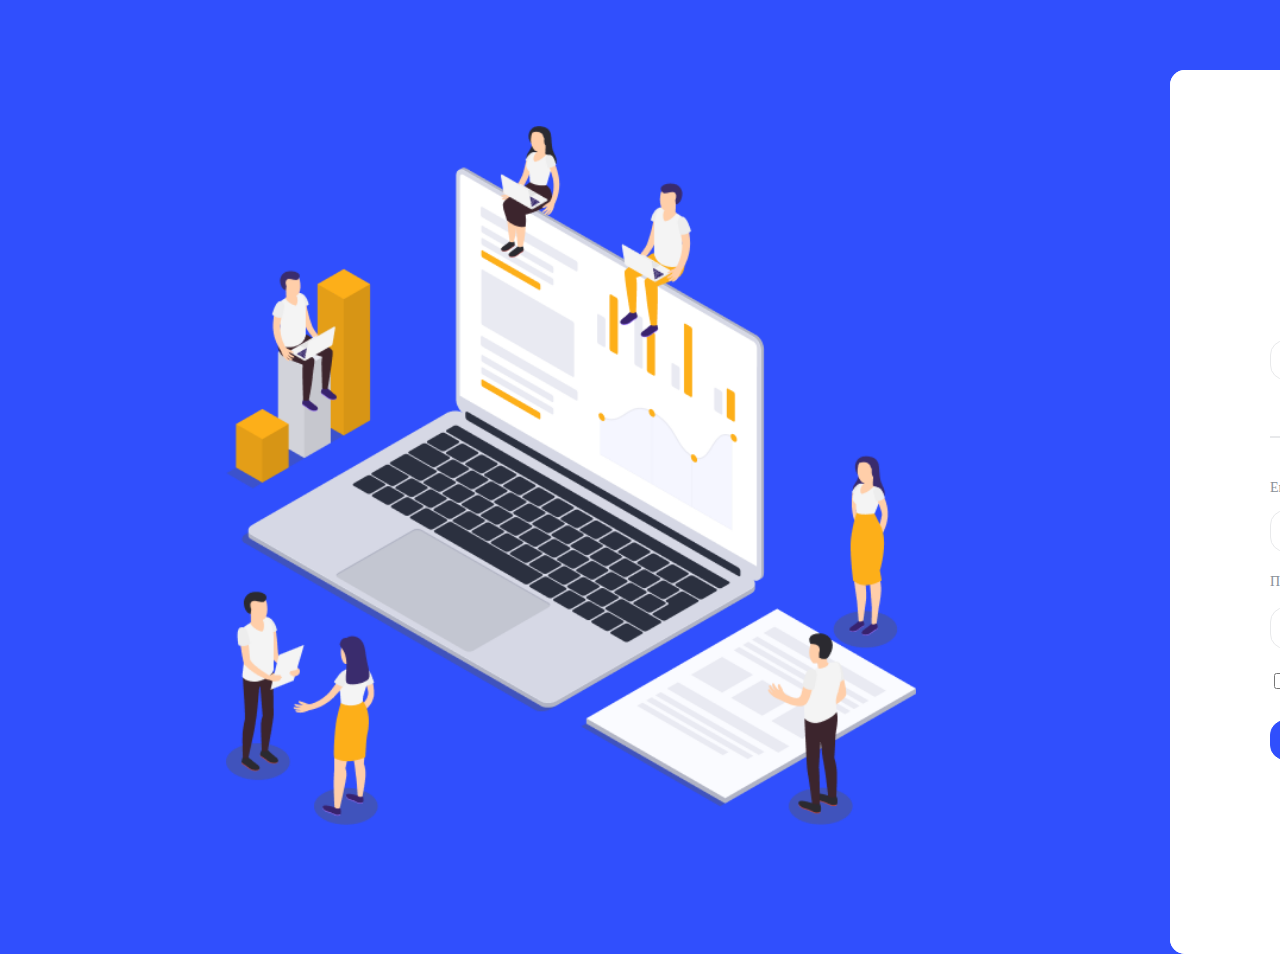
<file: кр/html/index.html>
<!DOCTYPE html>
<html lang="en">
<head>
    <meta charset="UTF-8">
    <meta http-equiv="X-UA-Compatible" content="IE=edge">
    <meta name="viewport" content="width=device-width, initial-scale=1.0">
    <title>Авторизация</title>
    <link rel="stylesheet" href="../css/styleIndex.css">
</head>
<body>
    <img class="imgIllustr" src="../images/Illustration.png" alt="Illustration">
    <div class="Container">
        <h4>Авторизация</h4>
        <button class="btnGoogle">
            <img class="imgGoogle" src="../images/google-icon.png">
            Войти через Google
        </button>
        <div class="ContTextEmail">
            <p class="txte">или через электронную почту </p>
        </div>
        <p class="textEmail">Email</p>
        <input class="inputEmail" type="text">
        <p class="textPassword">Пароль</p>
        <input class="inputPassword" type="password">
        <input class="cbRemember" type="checkbox">
        <p class="textRemember">Запомнить меня</p> 
        <a href="../html/recovery.html" class="textRecovery">Забыли пароль?</a>
        <button class="btnEnter">Войти</button>
        <p class="textNoAccount">Еще нет аккаунта?</p>
        <a href="../html/registration.html" class="textRegistration">Зарегистрироваться</a>
    </div>


</body>
</html>
</file>
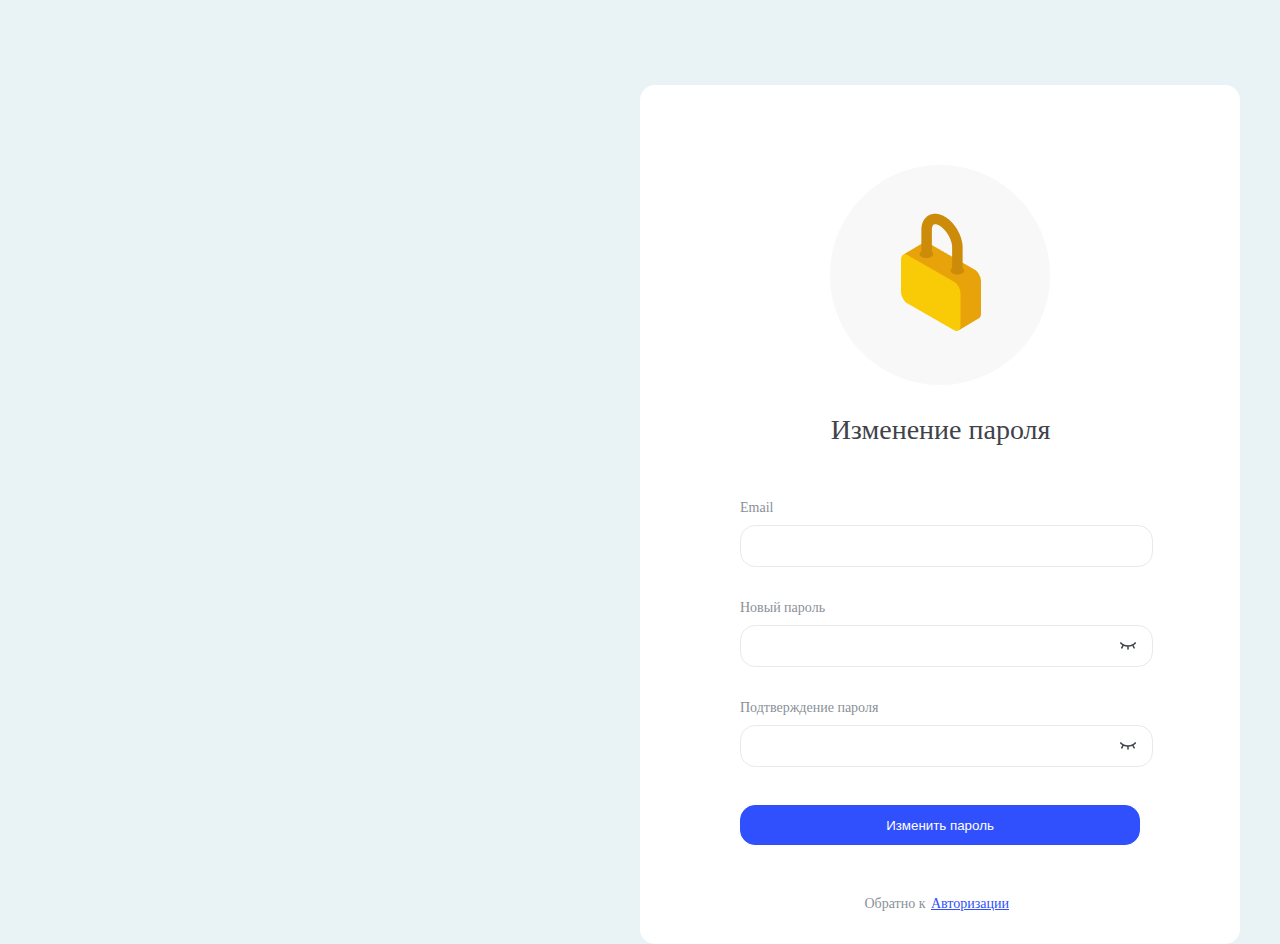
<file: кр/html/change.html>
<!DOCTYPE html>
<html lang="ru">
<head>
    <meta charset="UTF-8">
    <meta http-equiv="X-UA-Compatible" content="IE=edge">
    <meta name="viewport" content="width=device-width, initial-scale=1.0">
    <title>Изменение пароля</title>
    <link rel="stylesheet" href="../css/styleChange.css">

</head>
<body>
    <div class="Container">
        <img src="../images/Lock.png" class="imgLock">
        <h4>Изменение пароля</h4>
        <p class="textEmail">Email</p>
        <input type="text" class="inputEmail">
        <p class="textPass">Новый пароль</p>
        <input type="text" class="inputPass">
        <img src="../images/hide.png" class="imgHide">
        <p class="textPass2">Подтверждение пароля</p>
        <input type="text" class="inputPass2">
        <img src="../images/hide.png" class="imgHide2">
        <button class="btnChange">Изменить пароль</button>
        <p class="textBack">Обратно к </p>
        <a href="../html/index.html" class="textAuthorization">Авторизации</a>
    </div>
</body>
</html>
</file>
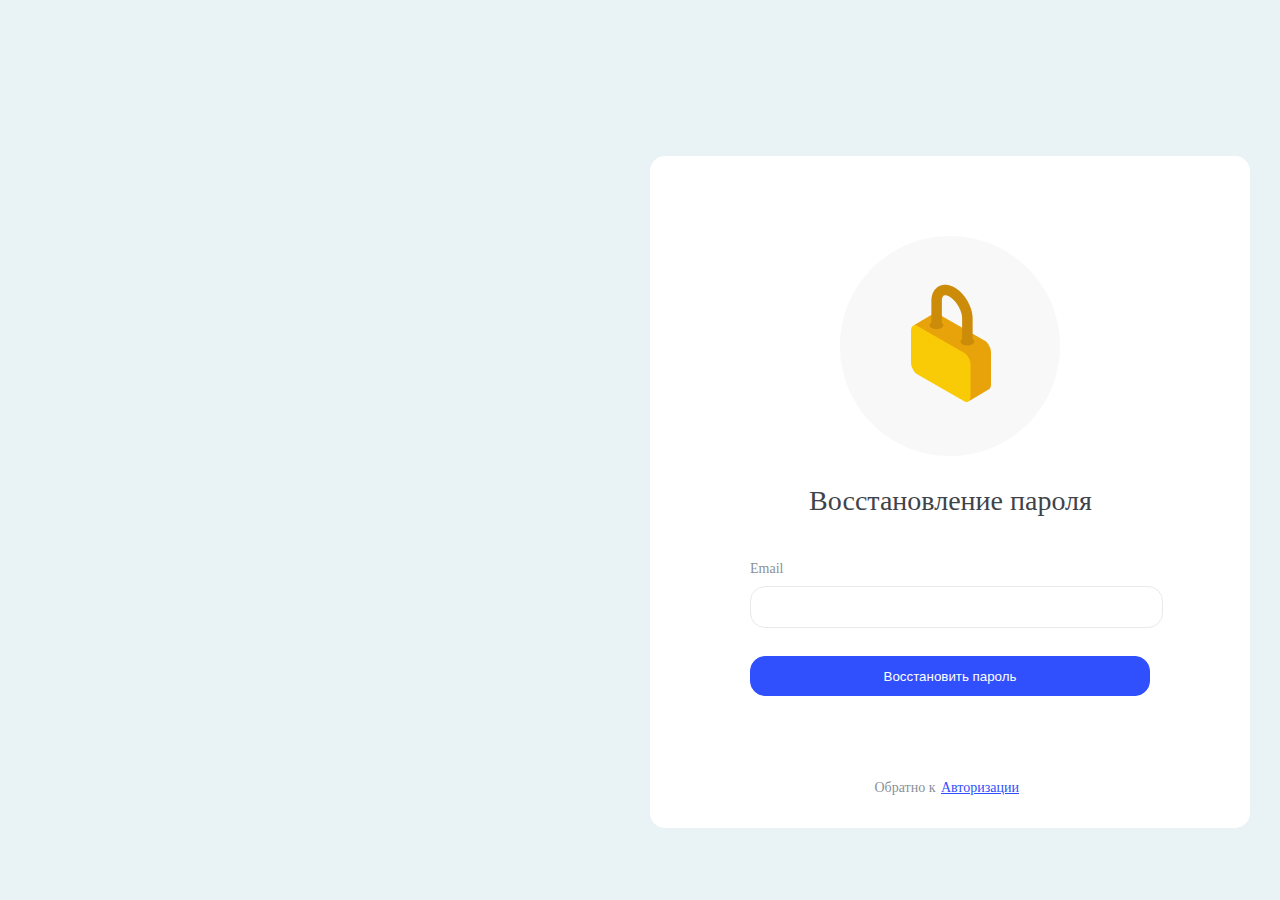
<file: кр/html/recovery.html>
<!DOCTYPE html>
<html lang="ru">
<head>
    <meta charset="UTF-8">
    <meta http-equiv="X-UA-Compatible" content="IE=edge">
    <meta name="viewport" content="width=device-width, initial-scale=1.0">
    <title>Восстановления</title>
    <link rel="stylesheet" href="../css/styleRecovery.css">
</head>
<body>
    <div class="Container">
        <img src="../images/Lock.png" class="imgLock">
        <h4>Восстановление пароля</h4>
        <p class="textEmail">Email</p>
        <input type="text" class="inputEmail">
        <button class="btnRecovery">Восстановить пароль</button>
        <p class="textBack">Обратно к</p>
        <a href="../html/index.html" class="textAuthorization">Авторизации</a>
    </div>
</body>
</html>
</file>
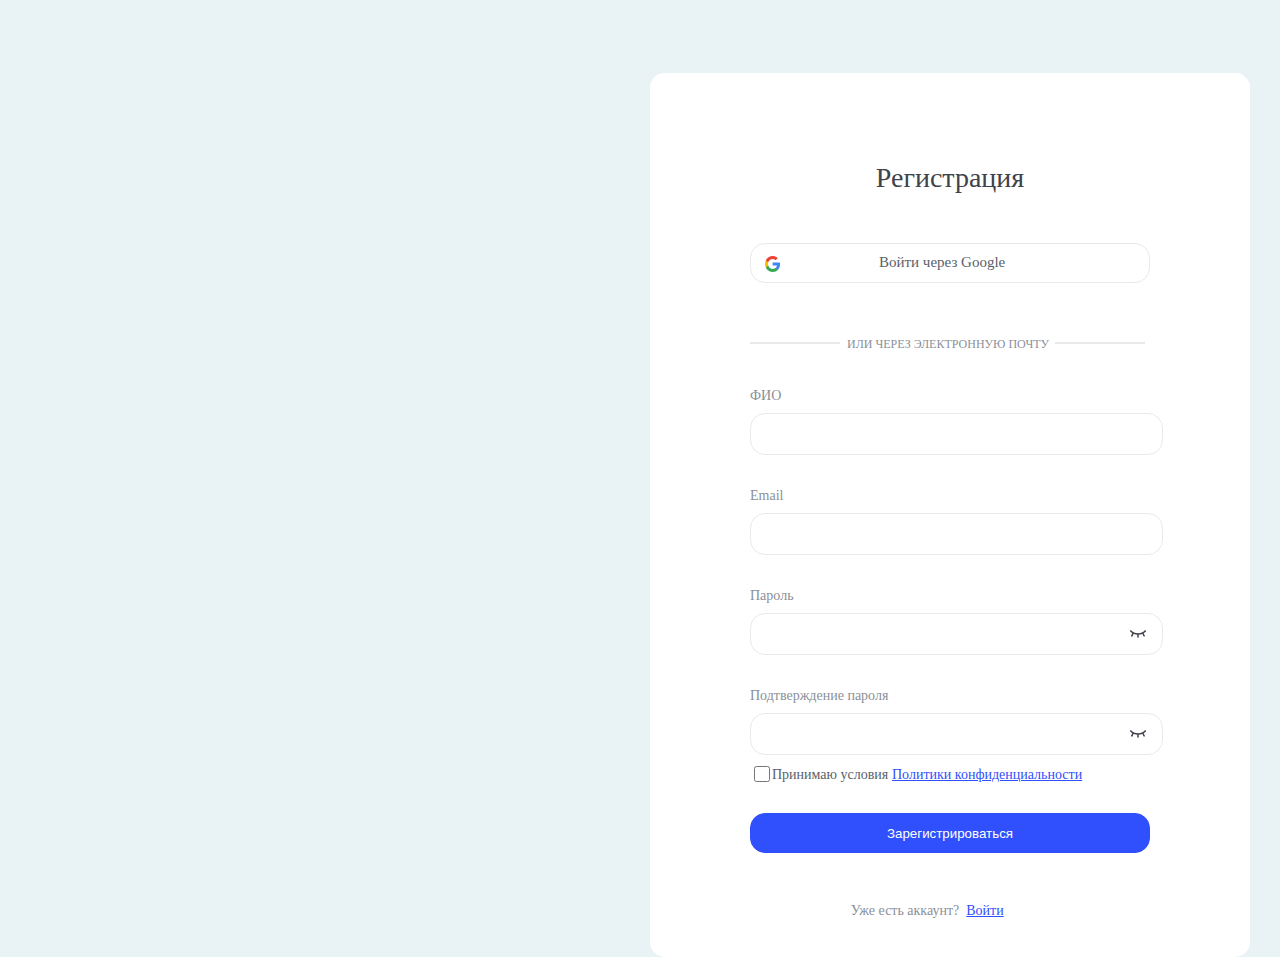
<file: кр/html/registration.html>
<!DOCTYPE html>
<html lang="ru">
<head>
    <meta charset="UTF-8">
    <meta http-equiv="X-UA-Compatible" content="IE=edge">
    <meta name="viewport" content="width=device-width, initial-scale=1.0">
    <title>Регистрация</title>
    <link rel="stylesheet" href="../css/styleRegistration.css">
</head>
<body>
    <div class="Container" >
        <H4>Регистрация</H4>
        <button class="btnGoogle">
            <img class="imgGoogle" src="../images/google-icon.png">
            Войти через Google
        </button>
        <div class="ContTextEmail">
            <p class="txte">или через электронную почту </p>
        </div>
        <p class="textFIO">ФИО</p>
        <input type="text" class="inputFIO">
        <p class="textEmail">Email</p>
        <input type="text" class="inputEmail">
        <p class="textPassword">Пароль</p>
        <input type="password" class="inputPass">
        <img src="../images/hide.png" class="imgHide">
        <p class="textPassword2">Подтверждение пароля</p>
        <input type="password" class="inputPass2">
        <img src="../images/hide.png" class="imgHide2">
        <input type="checkbox" class="cb">
        <p class="textAccept">Принимаю условия </p>
        <a href="" class="textPolicy">Политики конфиденциальности</a>
        <button class="btnAuthorization">Зарегистрироваться</button>
        <p class="textAccount">Уже есть аккаунт?</p>
        <a href="../html/index.html" class="textEnter">Войти</a>
    </div>
</body>
</html>
</file>
<file: кр/css/styleIndex.css>
body
{
    background: #304FFD;
}

/*div*/
.Container/*общ.контейнер*/
{
    position: absolute;
    width: 600px;
    height: 884px;
    left: 1170px;
    top: 70px;
    right: 70px;
    bottom: 90px;
    background: #FFFFFF;
    border-radius: 15px;
    
}
.ContTextEmail/*Контейнер с "войти через эл.почту"*/
{
    width: 600px;
    height: 884px;
    left: 500px;
    top: 70px;
    right: 70px;
    background: #FFFFFF;
    border-radius: 15px;   
}
.ContTextEmail::before
{
    content:'';
    display: block;
    width: 90px;
    left: 100px;
    height: 2px;
    background-color: #E8E9EB;
    position: absolute;
    top:366px;
}
.ContTextEmail::after
{
    content:'';
    display: block;
    width: 90px;
    left: 415px;
    height: 2px;
    background-color: #E8E9EB;
    position: absolute;
    top:366px;
}
/*text*/
h4
{
    font-family: Stem;
    font-style: normal;
    font-weight: 500;
    font-size: 28px;
    line-height: 36px;
    text-align: center;
    color: #3F434A;
    position: absolute;
    width: 177px;
    height: 36px;
    left: 205px;
    top: 130px;
}
.txte/*войти через эл.почту*/
{
    position: absolute;
    width: 203px;
    height: 18px;
    left: 202px;
    top: 346px;
    font-family: Poppins;
    font-style: normal;
    font-weight: normal;
    font-size: 12px;
    line-height: 18px;
    display: flex;
    align-items: center;
    text-align: center;
    text-transform: uppercase;
    color: #8A9099;
    opacity: 0.6;
}
.textEmail
{
    position: absolute;
    width: 35px;
    height: 18px;
    left: 100px;
    top: 395px;  
    font-family: Stem;
    font-style: normal;
    font-weight: normal;
    font-size: 14px;
    line-height: 18px;
    color: #8A9099;
}   
.textPassword
{
    position: absolute;
    width: 50px;
    height: 18px;
    left: 100px;
    top: 489px;
    font-family: Stem;
    font-style: normal;
    font-weight: normal;
    font-size: 14px;
    line-height: 18px;
    color: #8A9099;   
}
.textRemember
{
    position: absolute;
    width: 111px;
    height: 18px;
    left: 125px;
    top: 589px;
    font-family: Stem;
    font-style: normal;
    font-weight: normal;
    font-size: 14px;
    line-height: 18px;
    color: #595F69;
}
.textRecovery
{
    position: absolute;
    width: 112px;
    height: 18px;
    left: 400px;
    top: 605px;
    font-family: Stem;
    font-style: normal;
    font-weight: normal;
    font-size: 14px;
    line-height: 18px;   
    text-align: right;  
    color: #304FFD;
}
.textNoAccount
{
    position: absolute;
    width: 270px;
    height: 18px;
    left: 100px;
    bottom: 17px;
    font-family: Stem;
    font-style: normal;
    font-weight: normal;
    font-size: 14px;
    line-height: 18px;
    text-align: center;
    color: #8A9099;
}
.textRegistration
{
    position: absolute;
    width: 270px;
    height: 18px;
    left: 220px;
    bottom: 31px;
    font-family: Stem;
    font-style: normal;
    font-weight: normal;
    font-size: 14px;
    line-height: 18px;
    text-align: center;
    color: #304FFD;
}
/*input*/
.inputEmail
{
    position: absolute;
    width: 400px;
    height: 40px;
    left: 100px;
    top: 440px;
    font-family: Stem;
    font-style: normal;
    font-weight: 500px;
    font-size: 15px;
    display: flex;
    text-align: left;
    border-top: 0.8px solid #E8E9EB; /**/
    border-left: 0.8px solid #E8E9EB;
    border-right: 0.8px solid #E8E9EB;
    border-bottom: 0.8px solid #E8E9EB;
    border-radius: 15px;
    background-color: transparent; /*прозрачный фон */
    background-repeat: no-repeat; 
    color: #595F69;
    padding: 0px 1px 0px 10px;
}
.inputPassword
{
    position: absolute;
    width: 400px;
    height: 40px;
    left: 100px;
    top: 537px;
    font-family: Stem;
    font-style: normal;
    font-weight: 500px;
    font-size: 15px;
    display: flex;
    text-align: left;
    border-top: 0.8px solid #E8E9EB; /**/
    border-left: 0.8px solid #E8E9EB;
    border-right: 0.8px solid #E8E9EB;
    border-bottom: 0.8px solid #E8E9EB;
    border-radius: 15px;
    background-color: transparent; /*прозрачный фон кнопки*/
    background-repeat: no-repeat; 
    color: #595F69;
    padding: 0px 1px 0px 10px;
}
.cbRemember
{
    position: absolute;
    width: 16px;
    height: 16px;
    left: 100px;
    top: 600px;
    background-color: #304FFD;
}
/*btn*/
.btnGoogle
{
    position: absolute;
    width: 400px;
    height: 40px;
    left: 100px;
    top: 270px;
    font-family: Stem;
    font-style: normal;
    font-weight: 500px;
    font-size: 15px;
    display: flex;
    text-align: center;
    border-top: 0.8px solid #E8E9EB; /**/
    border-left: 0.8px solid #E8E9EB;
    border-right: 0.8px solid #E8E9EB;
    border-bottom: 0.8px solid #E8E9EB;
    border-radius: 15px;
    background-color: transparent; /*прозрачный фон кнопки*/
    background-repeat: no-repeat; 
    color: #595F69;
    padding: 10px 128px 10px 128px;
}
.btnEnter
{
    position: absolute;
    width: 400px;
    height: 40px;
    left: 100px;
    top: 650px;    
    color: #FFFFFF;
    background-color: #304FFD;
    border-top: 0.8px solid #304FFD; /**/
    border-left: 0.8px solid #304FFD;
    border-right: 0.8px solid #304FFD;
    border-bottom: 0.8px solid #304FFD;
    border-radius: 15px;
}
/*img*/
.imgGoogle
{
    position: absolute;
    width: 15px;
    height: 16px;
    left: 14px;
    top: 12px;
}
.imgIllustr
{
    position: absolute;
    width: 689.76px;
    height: 699.34px;
    left: 226px;
    top: 126px;
}
</file>
<file: кр/css/styleChange.css>
body
{
    background: #E9F3F5;
}
/*div*/
.Container/*общ.контейнер*/
{
    position: absolute;
    width: 600px;
    height: 859px;
    left: 640px;
    top: 85px;
    background: #FFFFFF;
    border-radius: 15px;

}
/*text*/
h4
{
    position: absolute;
    width: 327px;
    height: 36px;
    left: 137px;
    top: 290px;
    font-family: Stem;
    font-style: normal;
    font-weight: 500;
    font-size: 28px;
    line-height: 36px;
    text-align: center;
    color: #3F434A;
    
}
.textEmail
{
    position: absolute;
    width: 35px;
    height: 18px;
    left: 100px;
    top: 400px;
    font-family: Stem;
    font-style: normal;
    font-weight: normal;
    font-size: 14px;
    line-height: 18px;  
    color: #8A9099;
}
.textPass
{
    position: absolute;
    width: 90px;
    height: 18px;
    left: 100px;
    top: 500px;
    font-family: Stem;
    font-style: normal;
    font-weight: normal;
    font-size: 14px;
    line-height: 18px;
    color: #8A9099;  
}
.textPass2
{
    position: absolute;
    width: 161px;
    height: 18px;
    left: 100px;
    top: 600px;
    font-family: Stem;
    font-style: normal;
    font-weight: normal;
    font-size: 14px;
    line-height: 18px;
    color: #8A9099;
    
}
.textBack
{
    position: absolute;
    width: 270px;
    height: 18px;
    left: 120px;
    bottom: 17px;
    font-family: Stem;
    font-style: normal;
    font-weight: normal;
    font-size: 14px;
    line-height: 18px;
    text-align: center;
    color: #8A9099;
}
.textAuthorization
{
    position: absolute;
    width: 270px;
    height: 18px;
    left: 195px;
    bottom: 31px;
    font-family: Stem;
    font-style: normal;
    font-weight: normal;
    font-size: 14px;
    line-height: 18px;
    text-align: center;
    color: #304FFD;
}   
/*input*/
.inputEmail
{
    position: absolute;
    width: 400px;
    height: 40px;
    left: 100px;
    top: 440px;
    font-family: Stem;
    font-style: normal;
    font-weight: 500px;
    font-size: 15px;
    display: flex;
    text-align: left;
    border-top: 0.8px solid #E8E9EB; /**/
    border-left: 0.8px solid #E8E9EB;
    border-right: 0.8px solid #E8E9EB;
    border-bottom: 0.8px solid #E8E9EB;
    border-radius: 15px;
    background-color: transparent; /*прозрачный фон*/
    background-repeat: no-repeat; 
    color: #595F69;
    padding: 0px 1px 0px 10px;
}
.inputPass
{
    position: absolute;
    width: 400px;
    height: 40px;
    left: 100px;
    top: 540px;
    font-family: Stem;
    font-style: normal;
    font-weight: 500px;
    font-size: 15px;
    display: flex;
    text-align: left;
    border-top: 0.8px solid #E8E9EB; /**/
    border-left: 0.8px solid #E8E9EB;
    border-right: 0.8px solid #E8E9EB;
    border-bottom: 0.8px solid #E8E9EB;
    border-radius: 15px;
    background-color: transparent; /*прозрачный фон*/
    background-repeat: no-repeat; 
    color: #595F69;
    padding: 0px 1px 0px 10px;
}
.inputPass2
{
    position: absolute;
    width: 400px;
    height: 40px;
    left: 100px;
    top: 640px;
    font-family: Stem;
    font-style: normal;
    font-weight: 500px;
    font-size: 15px;
    display: flex;
    text-align: left;
    border-top: 0.8px solid #E8E9EB; /**/
    border-left: 0.8px solid #E8E9EB;
    border-right: 0.8px solid #E8E9EB;
    border-bottom: 0.8px solid #E8E9EB;
    border-radius: 15px;
    background-color: transparent; /*прозрачный фон*/
    background-repeat: no-repeat; 
    color: #595F69;
    padding: 0px 1px 0px 10px;
}
/*btn*/
.btnChange
{
    position: absolute;
    width: 400px;
    height: 40px;
    left: 100px;
    top: 720px;   
    color: #FFFFFF;
    background-color: #304FFD;
    border-top: 0.8px solid #304FFD; /**/
    border-left: 0.8px solid #304FFD;
    border-right: 0.8px solid #304FFD;
    border-bottom: 0.8px solid #304FFD;
    border-radius: 15px;
}
/*img*/
.imgLock
{
    position: absolute;
    width: 220px;
    height: 220px;
    left: 190px;
    top: 80px;
}
.imgHide
{
    position: absolute;
    width: 16px;
    height: 7,5px;
    left: 480px;
    top: 557px;
}
.imgHide2
{
    position: absolute;
    width: 16px;
    height: 7,5px;
    left: 480px;
    top: 657px;
}
</file>
<file: кр/css/styleRecovery.css>
body
{
    background: #E9F3F5;
}
/*div*/
.Container/*общ.контейнер*/
{
    position: absolute;
    width: 600px;
    height: 672px;
    left: 650px;
    top: 156px;
    background: #FFFFFF;
    border-radius: 15px;
}
/*text*/
h4
{
    position: absolute;
    width: 327px;
    height: 36px;
    left: 137px;
    top: 290px;
    font-family: Stem;
    font-style: normal;
    font-weight: 500;
    font-size: 28px;
    line-height: 36px;
    text-align: center;
    color: #3F434A;
}
.textEmail
{
    position: absolute;
    width: 35px;
    height: 18px;
    left: 100px;
    top: 390px;
    font-family: Stem;
    font-style: normal;
    font-weight: normal;
    font-size: 14px;
    line-height: 18px;
    color: #8A9099;

}
.textBack
{
    position: absolute;
    width: 270px;
    height: 18px;
    left: 120px;
    bottom: 17px;
    font-family: Stem;
    font-style: normal;
    font-weight: normal;
    font-size: 14px;
    line-height: 18px;
    text-align: center;
    color: #8A9099;
}
.textAuthorization
{
    position: absolute;
    width: 270px;
    height: 18px;
    left: 195px;
    bottom: 31px;
    font-family: Stem;
    font-style: normal;
    font-weight: normal;
    font-size: 14px;
    line-height: 18px;
    text-align: center;
    color: #304FFD;
}   
/*input*/
.inputEmail
{
    position: absolute;
    width: 400px;
    height: 40px;
    left: 100px;
    top: 430px;
    font-family: Stem;
    font-style: normal;
    font-weight: 500px;
    font-size: 15px;
    display: flex;
    text-align: left;
    border-top: 0.8px solid #E8E9EB; /**/
    border-left: 0.8px solid #E8E9EB;
    border-right: 0.8px solid #E8E9EB;
    border-bottom: 0.8px solid #E8E9EB;
    border-radius: 15px;
    background-color: transparent; /*прозрачный фон*/
    background-repeat: no-repeat; 
    color: #595F69;
    padding: 0px 1px 0px 10px;
}
/*btn*/
.btnRecovery
{
    position: absolute;
    width: 400px;
    height: 40px;
    left: 100px;
    top: 500px;    
    color: #FFFFFF;
    background-color: #304FFD;
    border-top: 0.8px solid #304FFD; /**/
    border-left: 0.8px solid #304FFD;
    border-right: 0.8px solid #304FFD;
    border-bottom: 0.8px solid #304FFD;
    border-radius: 15px;
}

/*img*/
.imgLock
{
    position: absolute;
    width: 220px;
    height: 220px;
    left: 190px;
    top: 80px;
}
</file>
<file: кр/css/styleRegistration.css>
body
{
    background: #E9F3F5;
}

/*div*/
.Container/*общ.контейнер*/
{
    position: absolute;
    width: 600px;
    height: 878px;
    left: 650px;
    top: 73px;
    background: #FFFFFF;
    border-radius: 15px;
}
.ContTextEmail/*Контейнер с "войти через эл.почту"*/
{
    width: 600px;
    height: 884px;
    left: 500px;
    top: 70px;
    background: #FFFFFF;
    border-radius: 15px;   
}
.ContTextEmail::before
{
    content:'';
    display: block;
    width: 90px;
    left: 100px;
    height: 2px;
    background-color: #E8E9EB;
    position: absolute;
    top:269px;
}
.ContTextEmail::after
{
    content:'';
    display: block;
    width: 90px;
    left: 405px;
    height: 2px;
    background-color: #E8E9EB;
    position: absolute;
    top:269px;
}
/*text*/
h4
{
    position: absolute;
    width: 172px;
    height: 36px;
    left: 214px;
    top: 50px;
    font-family: Stem;
    font-style: normal;
    font-weight: 500;
    font-size: 28px;
    line-height: 36px;
    text-align: center;
    color: #3F434A;
}
.txte
{
    position: absolute;
    width: 203px;
    height: 18px;
    left: 197px;
    top:250px;
    font-family: Poppins;
    font-style: normal;
    font-weight: normal;
    font-size: 12px;
    line-height: 18px;
    display: flex;
    align-items: center;
    text-align: center;
    text-transform: uppercase;
    color: #8A9099;
}
.textFIO
{
    position: absolute;
    width: 34px;
    height: 18px;
    left: 100px;
    top: 300px;
    font-family: Stem;
    font-style: normal;
    font-weight: normal;
    font-size: 14px;
    line-height: 18px;
    color: #8A9099;
}
.textEmail
{
    position: absolute;
    width: 35px;
    height: 18px;
    left: 100px;
    top: 400px;
    font-family: Stem;
    font-style: normal;
    font-weight: normal;
    font-size: 14px;
    line-height: 18px;  
    color: #8A9099;
}
.textPassword
{
    position: absolute;
    width: 50px;
    height: 18px;
    left: 100px;
    top: 500px;
    font-family: Stem;
    font-style: normal;
    font-weight: normal;
    font-size: 14px;
    line-height: 18px;
    color: #8A9099;  
}
.textPassword2
{
    position: absolute;
    width: 161px;
    height: 18px;
    left: 100px;
    top: 600px;
    font-family: Stem;
    font-style: normal;
    font-weight: normal;
    font-size: 14px;
    line-height: 18px;
    color: #8A9099;
    
}
.textAccept
{
    position: absolute;
    width: 352px;
    height: 18px;
    left: 122px;
    top: 679px;
    font-family: Stem;
    font-style: normal;
    font-weight: normal;
    font-size: 14px;
    line-height: 18px;
    color: #595F69;
}
.textPolicy
{
    position: absolute;
    width: 352px;
    height: 18px;
    left: 242px;
    top: 693px;
    font-family: Stem;
    font-style: normal;
    font-weight: normal;
    font-size: 14px;
    line-height: 18px;
    color: #304FFD;
}
.textAccount
{
    position: absolute;
    width: 270px;
    height: 18px;
    left: 120px;
    bottom: 17px;
    font-family: Stem;
    font-style: normal;
    font-weight: normal;
    font-size: 14px;
    line-height: 18px;
    text-align: center;
    color: #8A9099;
}
.textEnter
{
    position: absolute;
    width: 270px;
    height: 18px;
    left: 200px;
    bottom: 31px;
    font-family: Stem;
    font-style: normal;
    font-weight: normal;
    font-size: 14px;
    line-height: 18px;
    text-align: center;
    color: #304FFD;
}
/*input*/
.inputFIO
{
    position: absolute;
    width: 400px;
    height: 40px;
    left: 100px;
    top: 340px;
    font-family: Stem;
    font-style: normal;
    font-weight: 500px;
    font-size: 15px;
    display: flex;
    text-align: left;
    border-top: 0.8px solid #E8E9EB; /**/
    border-left: 0.8px solid #E8E9EB;
    border-right: 0.8px solid #E8E9EB;
    border-bottom: 0.8px solid #E8E9EB;
    border-radius: 15px;
    background-color: transparent; /*прозрачный фон*/
    background-repeat: no-repeat; 
    color: #595F69;
    padding: 0px 1px 0px 10px;
}
.inputEmail
{
    position: absolute;
    width: 400px;
    height: 40px;
    left: 100px;
    top: 440px;
    font-family: Stem;
    font-style: normal;
    font-weight: 500px;
    font-size: 15px;
    display: flex;
    text-align: left;
    border-top: 0.8px solid #E8E9EB; /**/
    border-left: 0.8px solid #E8E9EB;
    border-right: 0.8px solid #E8E9EB;
    border-bottom: 0.8px solid #E8E9EB;
    border-radius: 15px;
    background-color: transparent; /*прозрачный фон*/
    background-repeat: no-repeat; 
    color: #595F69;
    padding: 0px 1px 0px 10px;
}
.inputPass
{
    position: absolute;
    width: 400px;
    height: 40px;
    left: 100px;
    top: 540px;
    font-family: Stem;
    font-style: normal;
    font-weight: 500px;
    font-size: 15px;
    display: flex;
    text-align: left;
    border-top: 0.8px solid #E8E9EB; /**/
    border-left: 0.8px solid #E8E9EB;
    border-right: 0.8px solid #E8E9EB;
    border-bottom: 0.8px solid #E8E9EB;
    border-radius: 15px;
    background-color: transparent; /*прозрачный фон*/
    background-repeat: no-repeat; 
    color: #595F69;
    padding: 0px 1px 0px 10px;
}
.inputPass2
{
    position: absolute;
    width: 400px;
    height: 40px;
    left: 100px;
    top: 640px;
    font-family: Stem;
    font-style: normal;
    font-weight: 500px;
    font-size: 15px;
    display: flex;
    text-align: left;
    border-top: 0.8px solid #E8E9EB; /**/
    border-left: 0.8px solid #E8E9EB;
    border-right: 0.8px solid #E8E9EB;
    border-bottom: 0.8px solid #E8E9EB;
    border-radius: 15px;
    background-color: transparent; /*прозрачный фон*/
    background-repeat: no-repeat; 
    color: #595F69;
    padding: 0px 1px 0px 10px;
}
.cb
{
    position: absolute;
    width: 16px;
    height: 16px;
    left: 100px;
    top: 690px;
    background-color: #304FFD;
}
/*btn*/
.btnGoogle
{
    position: absolute;
    width: 400px;
    height: 40px;
    left: 100px;
    top: 170px;
    font-family: Stem;
    font-style: normal;
    font-weight: 500px;
    font-size: 15px;
    display: flex;
    text-align: center;
    border-top: 0.8px solid #E8E9EB; /**/
    border-left: 0.8px solid #E8E9EB;
    border-right: 0.8px solid #E8E9EB;
    border-bottom: 0.8px solid #E8E9EB;
    border-radius: 15px;
    background-color: transparent; /*прозрачный фон кнопки*/
    background-repeat: no-repeat; 
    color: #595F69;
    padding: 10px 128px 10px 128px;
}
.btnAuthorization
{
    position: absolute;
    width: 400px;
    height: 40px;
    left: 100px;
    top: 740px;    
    color: #FFFFFF;
    background-color: #304FFD;
    border-top: 0.8px solid #304FFD; /**/
    border-left: 0.8px solid #304FFD;
    border-right: 0.8px solid #304FFD;
    border-bottom: 0.8px solid #304FFD;
    border-radius: 15px;
}
/*img*/
.imgGoogle
{
    position: absolute;
    width: 15px;
    height: 16px;
    left: 14px;
    top: 12px;
}
.imgHide
{
    position: absolute;
    width: 16px;
    height: 7,5px;
    left: 480px;
    top: 557px;
}
.imgHide2
{
    position: absolute;
    width: 16px;
    height: 7,5px;
    left: 480px;
    top: 657px;
}
</file>
